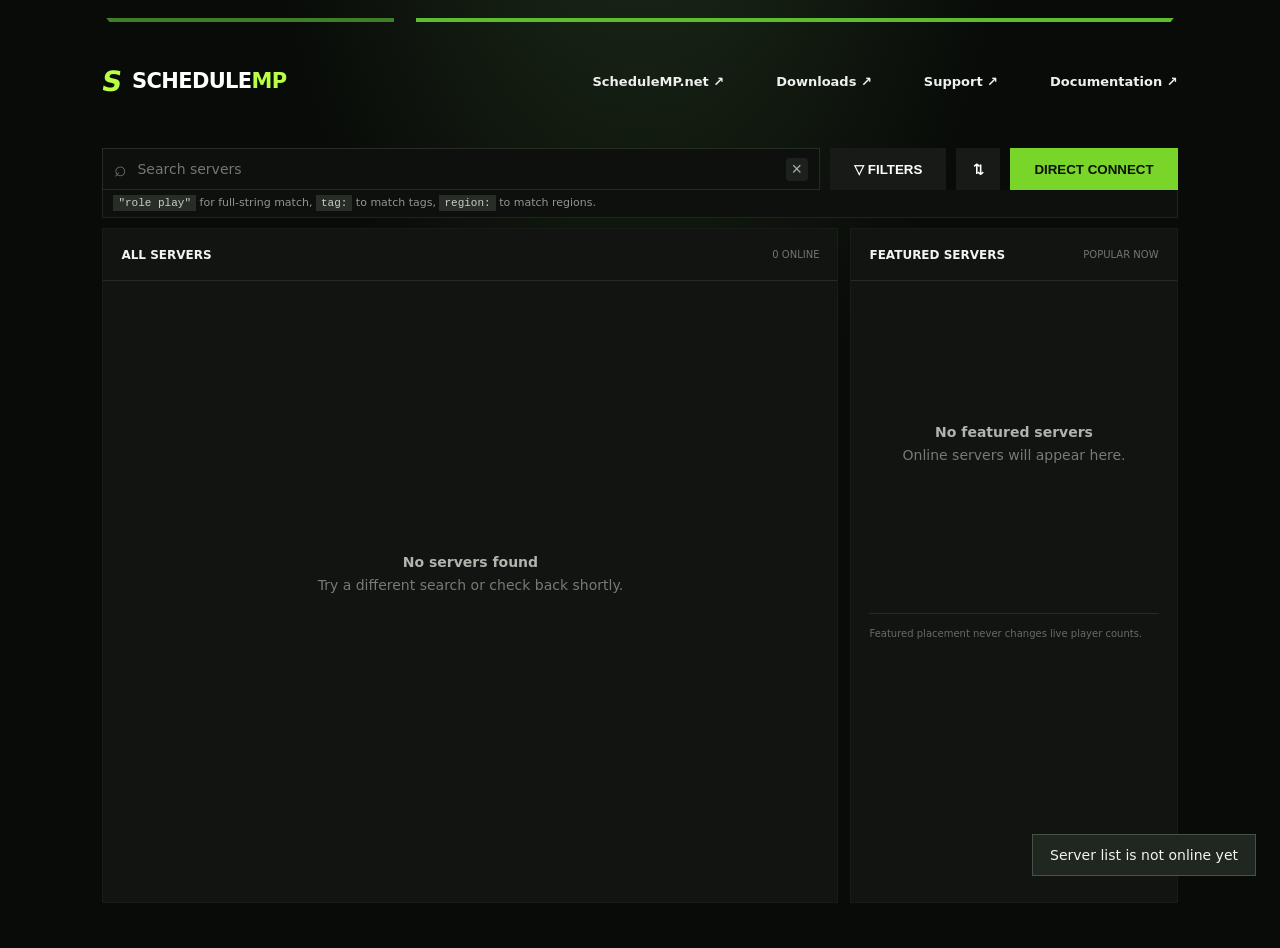
<file: index.html>
<!doctype html>
<html lang="en">
<head>
  <meta charset="utf-8">
  <meta name="viewport" content="width=device-width,initial-scale=1">
  <meta name="theme-color" content="#080b08">
  <title>Servers — ScheduleMP</title>
  <link rel="stylesheet" href="/styles.css">
</head>
<body>
  <div class="accent-line"></div>
  <header class="topbar">
    <a class="brand" href="/" aria-label="ScheduleMP servers"><span class="brand-mark">S</span><strong>SCHEDULE<span>MP</span></strong></a>
    <nav aria-label="ScheduleMP links">
      <a class="web-link" href="/">ScheduleMP.net ↗</a>
      <a class="web-link" href="/downloads">Downloads ↗</a>
      <a class="web-link" href="/support">Support ↗</a>
      <a class="web-link" href="/docs">Documentation ↗</a>
    </nav>
  </header>

  <main>
    <section class="search-row" aria-label="Server search">
      <div class="search-wrap"><span>⌕</span><input id="search" type="search" placeholder="Search servers" aria-label="Search servers"><button id="clear-search" aria-label="Clear search">×</button></div>
      <button id="filters-button" class="dark-button">▽ FILTERS</button>
      <button id="sort-button" class="dark-button square" aria-label="Change sorting">⇅</button>
      <button id="direct-button" class="green-button">DIRECT CONNECT</button>
    </section>
    <div class="query-help"><code>"role play"</code> for full-string match, <code>tag:</code> to match tags, <code>region:</code> to match regions.</div>

    <section id="filter-panel" class="filter-panel" hidden>
      <label>Region<select id="region"><option value="">All regions</option></select></label>
      <label><input id="hide-full" type="checkbox"> Hide full servers</label>
      <label><input id="hide-passworded" type="checkbox"> Hide passworded</label>
    </section>

    <div class="browser-grid">
      <section class="results-panel">
        <div class="panel-title"><strong>ALL SERVERS</strong><span id="server-count">0 ONLINE</span></div>
        <div id="server-list" class="server-list" aria-live="polite"></div>
      </section>
      <aside class="featured-panel">
        <div class="panel-title"><strong>FEATURED SERVERS</strong><span>POPULAR NOW</span></div>
        <div id="featured-list" class="featured-list"></div>
        <div class="featured-footer">Featured placement never changes live player counts.</div>
      </aside>
    </div>
  </main>

  <dialog id="direct-dialog">
    <form id="direct-form" method="dialog">
      <button class="dialog-close" value="cancel" formnovalidate aria-label="Close">×</button>
      <p class="eyebrow">DIRECT CONNECTION</p><h2>Join by address</h2>
      <p>Connect to an unlisted ScheduleMP server.</p>
      <label>Server address<input id="direct-host" required placeholder="play.example.com"></label>
      <label>Port<input id="direct-port" type="number" min="1" max="65535" value="38465" required></label>
      <label>Password<input id="direct-password" type="password" placeholder="Optional"></label>
      <button id="direct-submit" class="green-button" value="default">CONNECT</button>
    </form>
  </dialog>
  <div id="toast" role="status"></div>
  <script type="module" src="/app.js"></script>
</body>
</html>
</file>
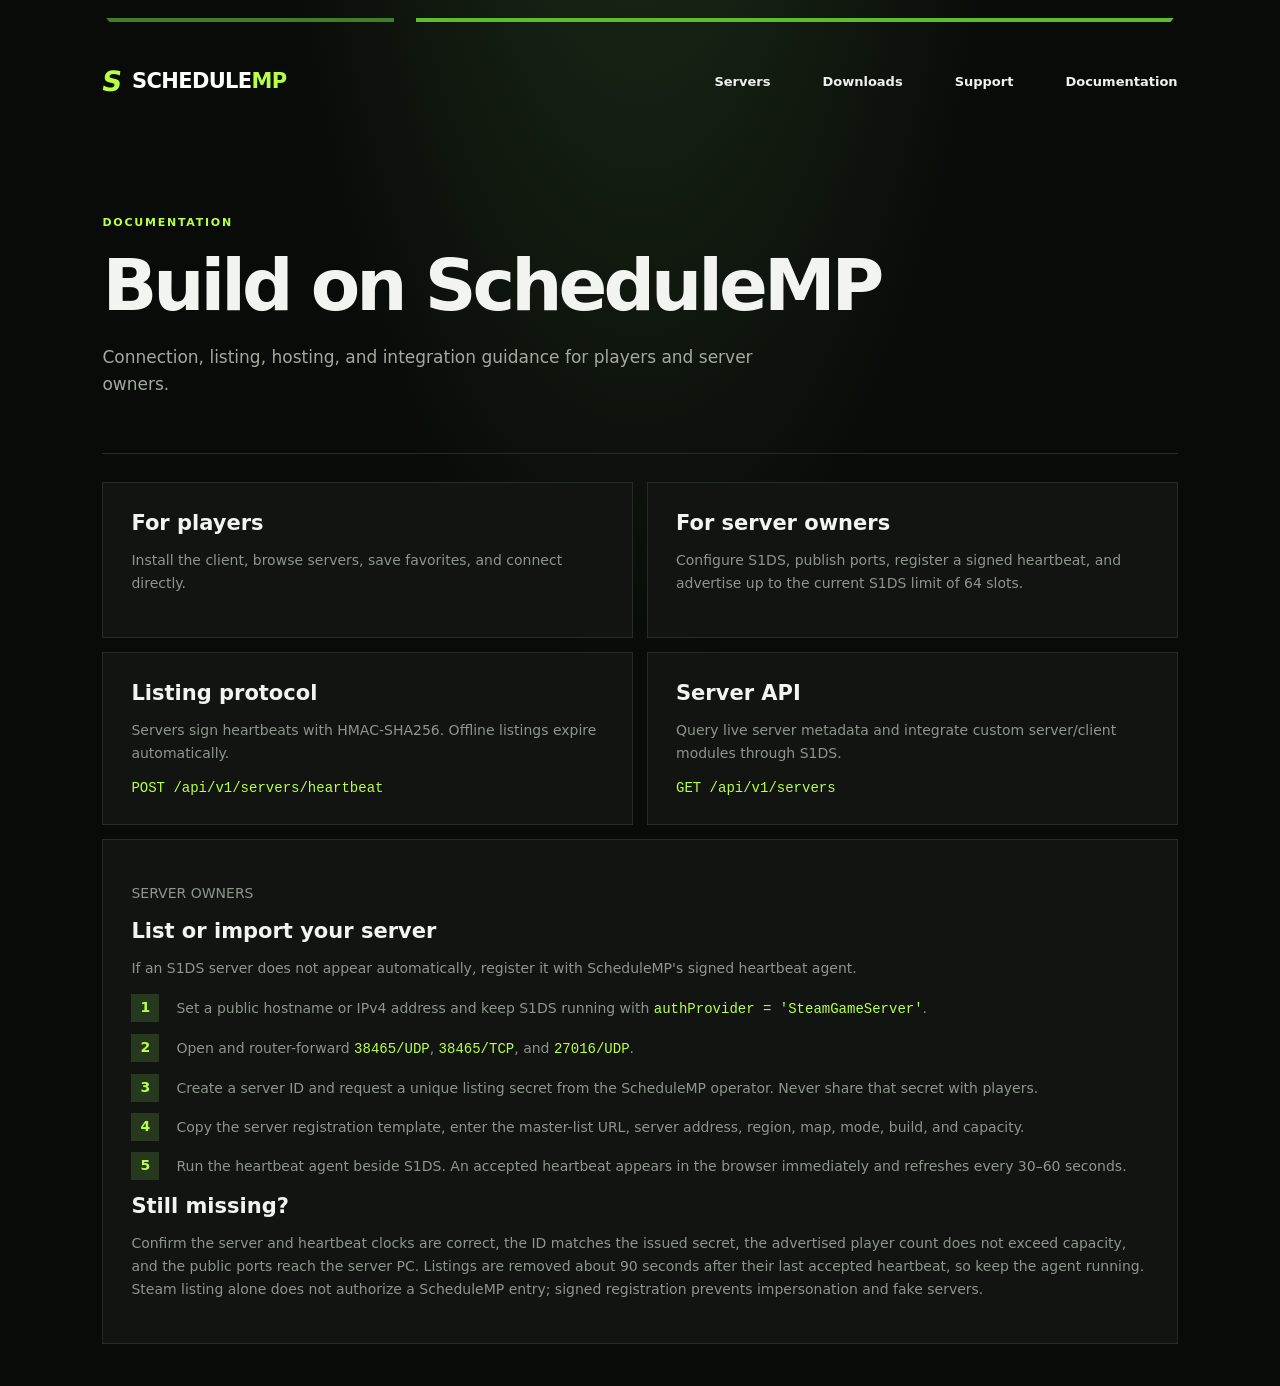
<file: docs/index.html>
<!doctype html><html lang="en"><head><meta charset="utf-8"><meta name="viewport" content="width=device-width,initial-scale=1"><title>Documentation — ScheduleMP</title><link rel="stylesheet" href="/styles.css"><link rel="stylesheet" href="/content-pages.css"></head><body><div class="accent-line"></div><header class="topbar"><a class="brand" href="/"><span class="brand-mark">S</span><strong>SCHEDULE<span>MP</span></strong></a><nav><a href="/">Servers</a><a href="/downloads">Downloads</a><a href="/support">Support</a><a href="/docs">Documentation</a></nav></header><main class="content-page"><section class="page-hero"><p class="eyebrow">DOCUMENTATION</p><h1>Build on ScheduleMP</h1><p>Connection, listing, hosting, and integration guidance for players and server owners.</p></section><section class="content-grid"><article class="content-card"><h2>For players</h2><p>Install the client, browse servers, save favorites, and connect directly.</p></article><article class="content-card"><h2>For server owners</h2><p>Configure S1DS, publish ports, register a signed heartbeat, and advertise up to the current S1DS limit of 64 slots.</p></article><article class="content-card"><h2>Listing protocol</h2><p>Servers sign heartbeats with HMAC-SHA256. Offline listings expire automatically.</p><code>POST /api/v1/servers/heartbeat</code></article><article class="content-card"><h2>Server API</h2><p>Query live server metadata and integrate custom server/client modules through S1DS.</p><code>GET /api/v1/servers</code></article><article class="content-card wide" id="list-your-server"><p class="eyebrow">SERVER OWNERS</p><h2>List or import your server</h2><p>If an S1DS server does not appear automatically, register it with ScheduleMP's signed heartbeat agent.</p><ol class="steps"><li>Set a public hostname or IPv4 address and keep S1DS running with <code>authProvider = 'SteamGameServer'</code>.</li><li>Open and router-forward <code>38465/UDP</code>, <code>38465/TCP</code>, and <code>27016/UDP</code>.</li><li>Create a server ID and request a unique listing secret from the ScheduleMP operator. Never share that secret with players.</li><li>Copy the server registration template, enter the master-list URL, server address, region, map, mode, build, and capacity.</li><li>Run the heartbeat agent beside S1DS. An accepted heartbeat appears in the browser immediately and refreshes every 30–60 seconds.</li></ol><h2>Still missing?</h2><p>Confirm the server and heartbeat clocks are correct, the ID matches the issued secret, the advertised player count does not exceed capacity, and the public ports reach the server PC. Listings are removed about 90 seconds after their last accepted heartbeat, so keep the agent running. Steam listing alone does not authorize a ScheduleMP entry; signed registration prevents impersonation and fake servers.</p></article></section></main></body></html>
</file>
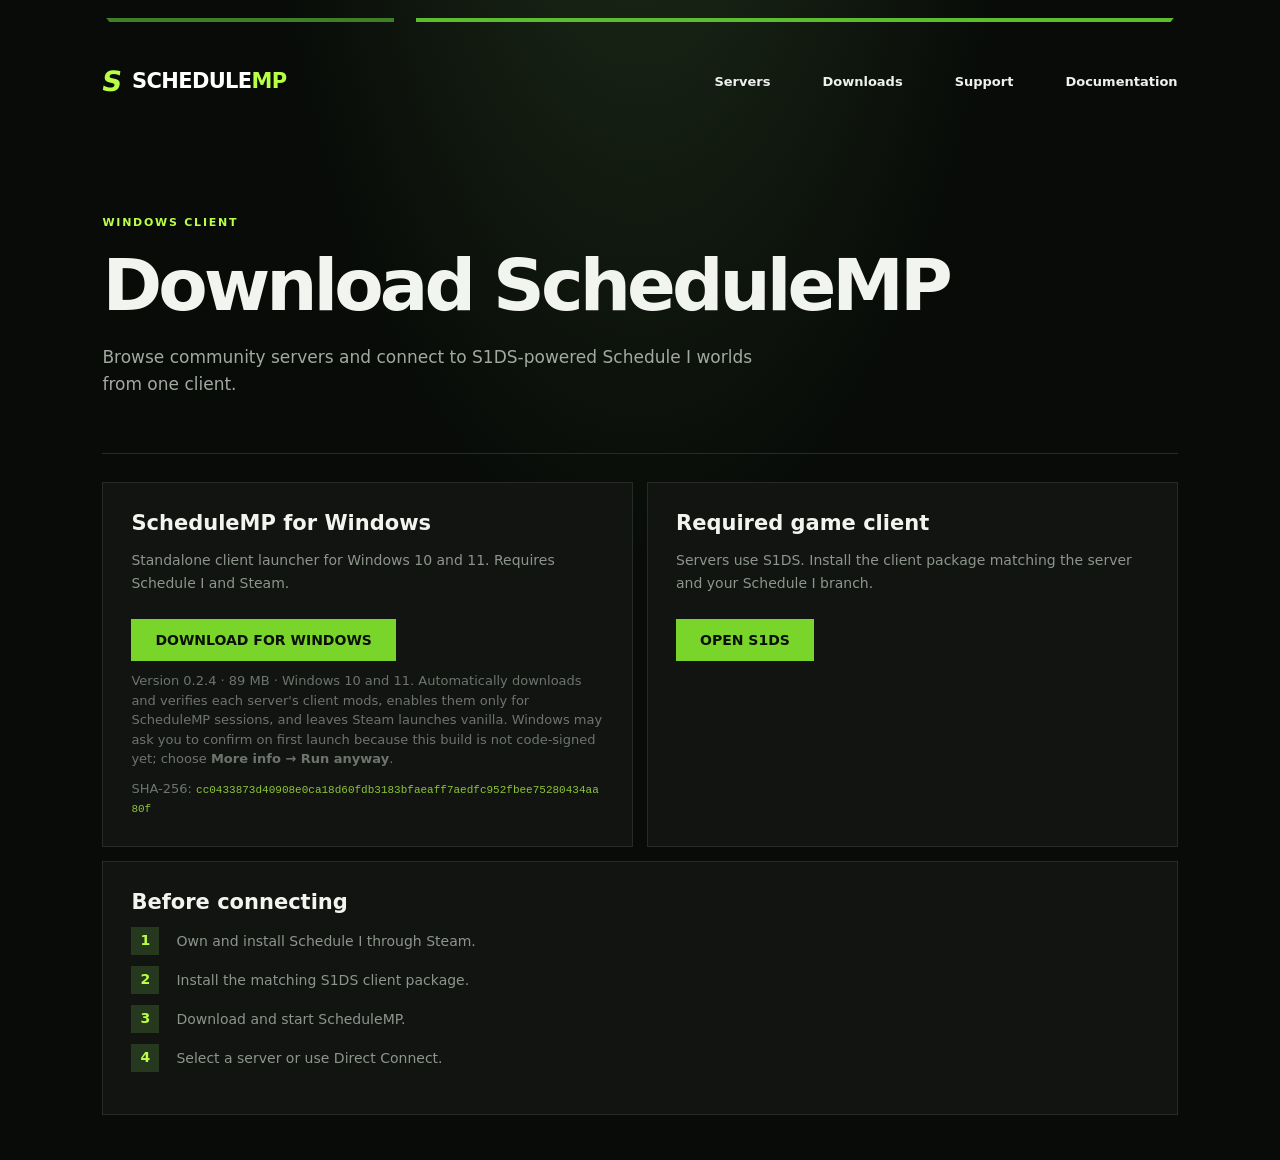
<file: downloads/index.html>
<!doctype html><html lang="en"><head><meta charset="utf-8"><meta name="viewport" content="width=device-width,initial-scale=1"><title>Downloads — ScheduleMP</title><link rel="stylesheet" href="/styles.css"><link rel="stylesheet" href="/content-pages.css"></head><body><div class="accent-line"></div><header class="topbar"><a class="brand" href="/"><span class="brand-mark">S</span><strong>SCHEDULE<span>MP</span></strong></a><nav><a href="/">Servers</a><a href="/downloads">Downloads</a><a href="/support">Support</a><a href="/docs">Documentation</a></nav></header><main class="content-page"><section class="page-hero"><p class="eyebrow">WINDOWS CLIENT</p><h1>Download ScheduleMP</h1><p>Browse community servers and connect to S1DS-powered Schedule I worlds from one client.</p></section><section class="content-grid"><article class="content-card"><h2>ScheduleMP for Windows</h2><p>Standalone client launcher for Windows 10 and 11. Requires Schedule I and Steam.</p><a class="green-button" href="/files/ScheduleMP.exe">DOWNLOAD FOR WINDOWS</a><p class="note">Version 0.2.4 &middot; 89 MB &middot; Windows 10 and 11. Automatically downloads and verifies each server's client mods, enables them only for ScheduleMP sessions, and leaves Steam launches vanilla. Windows may ask you to confirm on first launch because this build is not code-signed yet; choose <strong>More info &rarr; Run anyway</strong>.</p><p class="note">SHA-256: <code>cc0433873d40908e0ca18d60fdb3183bfaeaff7aedfc952fbee75280434aa80f</code></p></article><article class="content-card"><h2>Required game client</h2><p>Servers use S1DS. Install the client package matching the server and your Schedule I branch.</p><a class="green-button" href="https://s1servers.com/">OPEN S1DS</a></article><article class="content-card wide"><h2>Before connecting</h2><ol class="steps"><li>Own and install Schedule I through Steam.</li><li>Install the matching S1DS client package.</li><li>Download and start ScheduleMP.</li><li>Select a server or use Direct Connect.</li></ol></article></section></main></body></html>
</file>
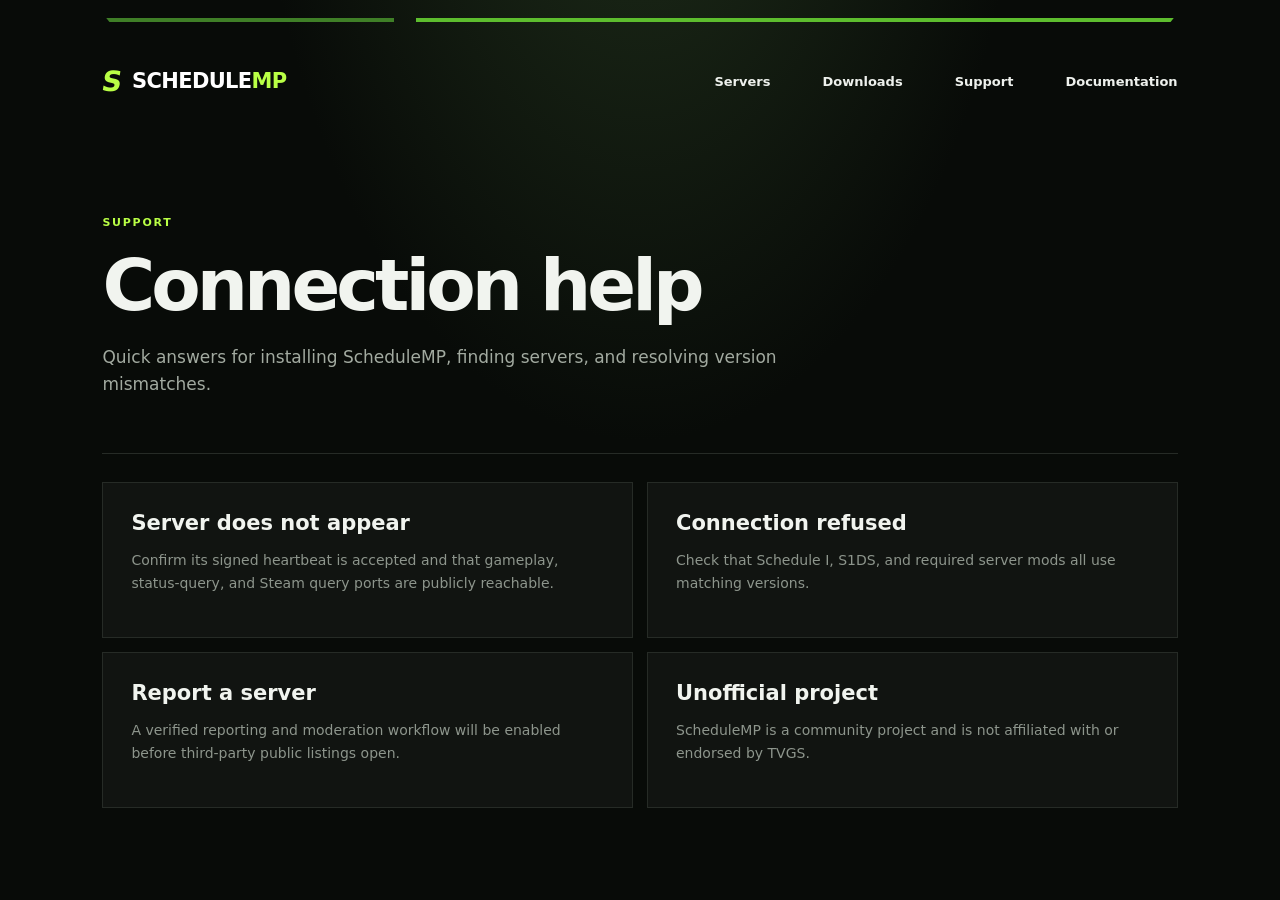
<file: support/index.html>
<!doctype html><html lang="en"><head><meta charset="utf-8"><meta name="viewport" content="width=device-width,initial-scale=1"><title>Support — ScheduleMP</title><link rel="stylesheet" href="/styles.css"><link rel="stylesheet" href="/content-pages.css"></head><body><div class="accent-line"></div><header class="topbar"><a class="brand" href="/"><span class="brand-mark">S</span><strong>SCHEDULE<span>MP</span></strong></a><nav><a href="/">Servers</a><a href="/downloads">Downloads</a><a href="/support">Support</a><a href="/docs">Documentation</a></nav></header><main class="content-page"><section class="page-hero"><p class="eyebrow">SUPPORT</p><h1>Connection help</h1><p>Quick answers for installing ScheduleMP, finding servers, and resolving version mismatches.</p></section><section class="content-grid"><article class="content-card"><h2>Server does not appear</h2><p>Confirm its signed heartbeat is accepted and that gameplay, status-query, and Steam query ports are publicly reachable.</p></article><article class="content-card"><h2>Connection refused</h2><p>Check that Schedule I, S1DS, and required server mods all use matching versions.</p></article><article class="content-card"><h2>Report a server</h2><p>A verified reporting and moderation workflow will be enabled before third-party public listings open.</p></article><article class="content-card"><h2>Unofficial project</h2><p>ScheduleMP is a community project and is not affiliated with or endorsed by TVGS.</p></article></section></main></body></html>
</file>
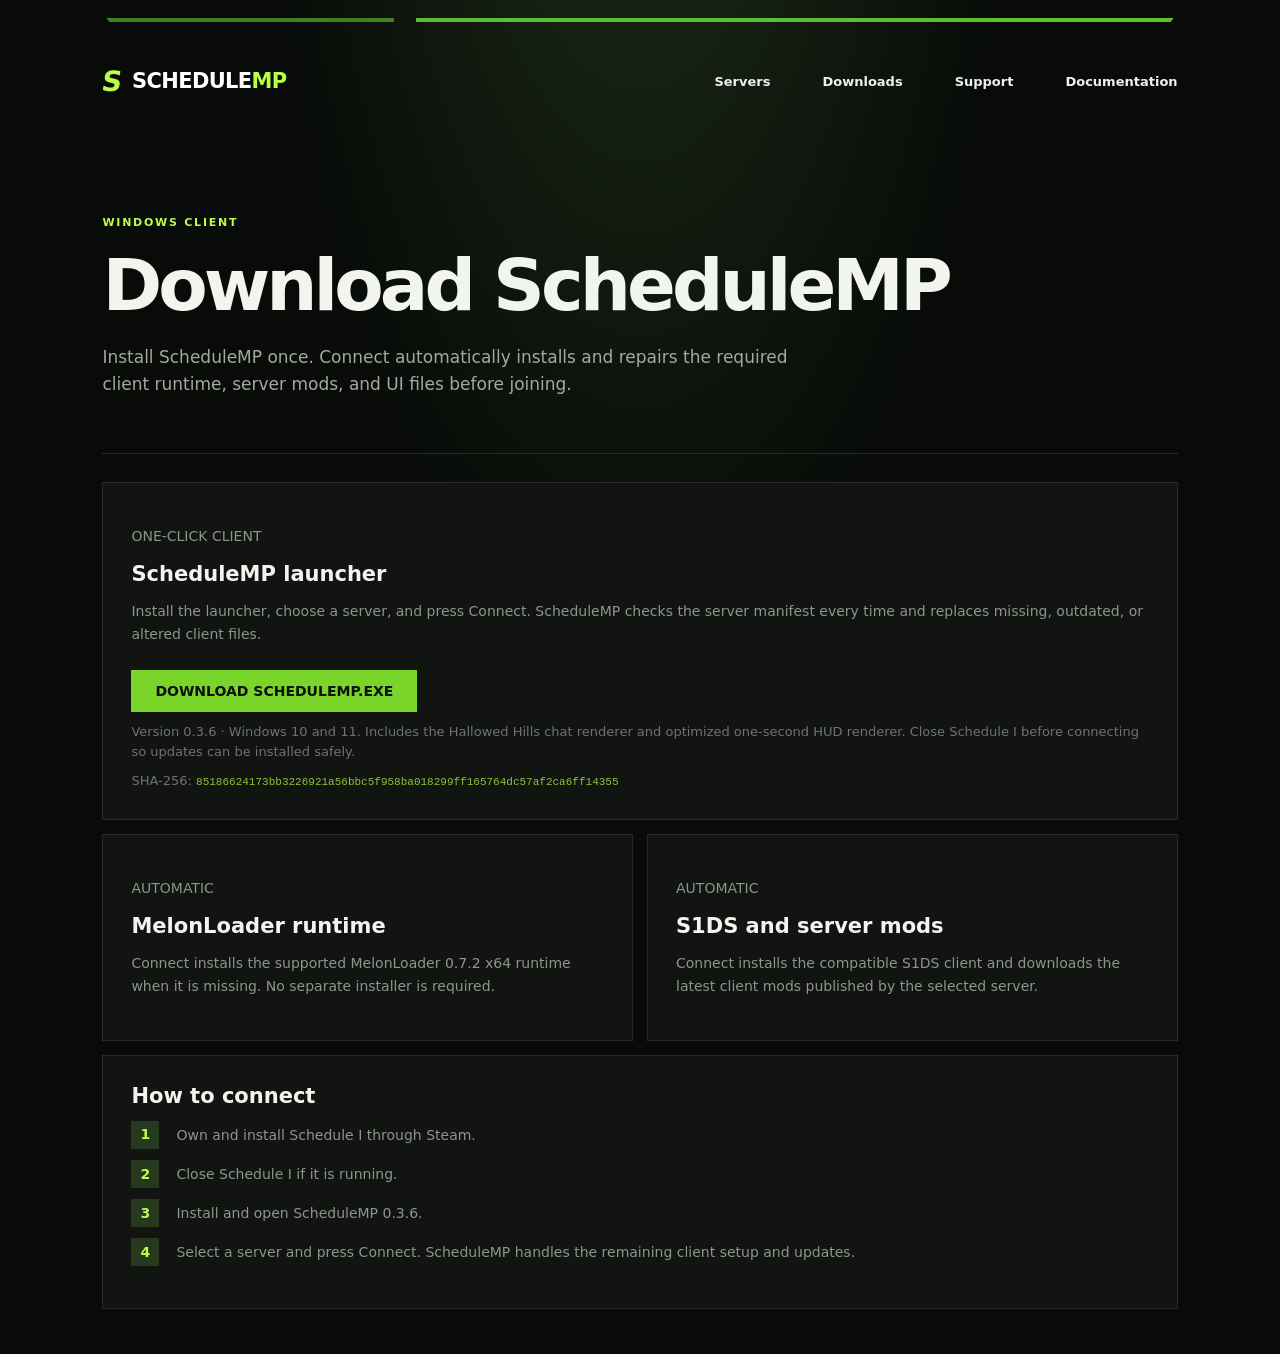
<file: downloads.html>
<!doctype html>
<html lang="en">
<head>
  <meta charset="utf-8">
  <meta name="viewport" content="width=device-width,initial-scale=1">
  <title>Downloads — ScheduleMP</title>
  <link rel="stylesheet" href="/styles.css">
  <link rel="stylesheet" href="/content-pages.css">
</head>
<body>
  <div class="accent-line"></div>
  <header class="topbar">
    <a class="brand" href="/"><span class="brand-mark">S</span><strong>SCHEDULE<span>MP</span></strong></a>
    <nav><a href="/">Servers</a><a href="/downloads">Downloads</a><a href="/support">Support</a><a href="/docs">Documentation</a></nav>
  </header>
  <main class="content-page">
    <section class="page-hero">
      <p class="eyebrow">WINDOWS CLIENT</p>
      <h1>Download ScheduleMP</h1>
      <p>Install ScheduleMP once. Connect automatically installs and repairs the required client runtime, server mods, and UI files before joining.</p>
    </section>
    <section class="content-grid">
      <article class="content-card wide">
        <p class="eyebrow">ONE-CLICK CLIENT</p>
        <h2>ScheduleMP launcher</h2>
        <p>Install the launcher, choose a server, and press Connect. ScheduleMP checks the server manifest every time and replaces missing, outdated, or altered client files.</p>
        <a class="green-button" href="/files/ScheduleMP.exe?v=0.3.6">DOWNLOAD SCHEDULEMP.EXE</a>
        <p class="note">Version 0.3.6 &middot; Windows 10 and 11. Includes the Hallowed Hills chat renderer and optimized one-second HUD renderer. Close Schedule I before connecting so updates can be installed safely.</p>
        <p class="note">SHA-256: <code>85186624173bb3226921a56bbc5f958ba018299ff165764dc57af2ca6ff14355</code></p>
      </article>
      <article class="content-card">
        <p class="eyebrow">AUTOMATIC</p>
        <h2>MelonLoader runtime</h2>
        <p>Connect installs the supported MelonLoader 0.7.2 x64 runtime when it is missing. No separate installer is required.</p>
      </article>
      <article class="content-card">
        <p class="eyebrow">AUTOMATIC</p>
        <h2>S1DS and server mods</h2>
        <p>Connect installs the compatible S1DS client and downloads the latest client mods published by the selected server.</p>
      </article>
      <article class="content-card wide">
        <h2>How to connect</h2>
        <ol class="steps">
          <li>Own and install Schedule I through Steam.</li>
          <li>Close Schedule I if it is running.</li>
          <li>Install and open ScheduleMP 0.3.6.</li>
          <li>Select a server and press Connect. ScheduleMP handles the remaining client setup and updates.</li>
        </ol>
      </article>
    </section>
  </main>
</body>
</html>
</file>
<file: styles.css>
:root{color-scheme:dark;--bg:#080b08;--surface:#111411;--surface2:#171a17;--line:#262b26;--text:#f1f4ef;--muted:#8d958c;--green:#79d52a;--lime:#b9ff45;font-family:Inter,"Segoe UI",system-ui,sans-serif}*{box-sizing:border-box}body{margin:0;min-height:100vh;color:var(--text);background:radial-gradient(ellipse at 50% -30%,#20301b 0,transparent 43%),var(--bg);font-size:14px}.accent-line{position:fixed;z-index:10;top:18px;left:8.3%;right:8.3%;height:4px;background:linear-gradient(90deg,#3f7f27 0 27%,transparent 27% 29%,#5dbd2e 29% 100%);clip-path:polygon(0 0,100% 0,99.7% 100%,.3% 100%)}.topbar{width:min(1600px,84%);height:148px;margin:auto;display:flex;align-items:center;justify-content:space-between;padding-top:14px}.brand{display:flex;align-items:center;gap:10px;color:#fff;text-decoration:none;font-size:21px;letter-spacing:-.03em}.brand strong span{color:var(--lime)}.brand-mark{font-weight:900;color:var(--lime);font-size:28px;transform:skew(-9deg)}nav{display:flex;gap:52px}nav a{color:#eef1ed;text-decoration:none;font-weight:700;font-size:13px}nav a:hover{color:var(--lime)}main{width:min(1600px,84%);margin:auto;padding-bottom:45px}.search-row{display:grid;grid-template-columns:1fr auto auto auto;gap:10px}.search-wrap{height:42px;border:1px solid var(--line);background:#0d100d;display:flex;align-items:center;padding:0 11px}.search-wrap>span{color:#697168;font-size:21px;margin-right:8px}.search-wrap input{flex:1;height:100%;border:0;outline:0;background:transparent;color:#fff;font:inherit}.search-wrap button{border:0;background:#1d211d;color:#a8afa7;border-radius:4px;font-size:18px}.dark-button,.green-button{height:42px;border:0;padding:0 24px;font-weight:800;color:#fff;background:#171a17;cursor:pointer}.dark-button:hover{background:#222622}.dark-button.square{padding:0;width:44px}.green-button{background:var(--green);color:#0b1008}.green-button:hover{background:#91eb41}.query-help{height:28px;color:#90978e;font-size:11px;padding:6px 10px;border:1px solid #202420;border-top:0;background:#0d100d}.query-help code{background:#282d28;color:#c8cfc6;padding:2px 5px}.filter-panel{margin-top:10px;padding:14px 18px;background:var(--surface2);border:1px solid var(--line);display:flex;gap:28px;align-items:end}.filter-panel[hidden]{display:none}.filter-panel label{display:grid;gap:6px;color:var(--muted);font-size:12px}.filter-panel label:not(:first-child){display:flex;align-items:center;padding-bottom:8px}.filter-panel select{background:#0d100d;color:#fff;border:1px solid #303630;padding:8px 12px;min-width:180px}.browser-grid{display:grid;grid-template-columns:minmax(0,2.25fr) minmax(320px,1fr);gap:12px;margin-top:10px;min-height:675px}.results-panel,.featured-panel{background:var(--surface);border:1px solid #181c18}.panel-title{height:52px;padding:0 18px;display:flex;align-items:center;justify-content:space-between;border-bottom:1px solid var(--line);font-size:12px}.panel-title span{color:#707870;font-size:10px}.server-list{padding:7px}.server{display:grid;grid-template-columns:48px minmax(0,1fr) 82px 92px 42px 106px;gap:13px;align-items:center;min-height:68px;padding:8px 12px;border-bottom:1px solid #242824;cursor:pointer}.server:hover{background:#1b1f1b}.server-icon{display:grid;place-items:center;width:42px;height:42px;border-radius:4px;background:linear-gradient(140deg,#99e839,#477725);color:#102008;font-size:21px;font-weight:900}.server h3{margin:0 0 5px;font-size:14px}.server p{margin:0;color:var(--muted);font-size:11px;white-space:nowrap;overflow:hidden;text-overflow:ellipsis}.server-tags{margin-top:5px;color:#7d857c;font-size:10px}.population strong{font-size:13px}.population span,.peak span{display:block;color:#757d75;font-size:10px;margin-top:3px}.favorite{border:0;background:transparent;color:#656d65;font-size:19px;cursor:pointer}.favorite.on{color:var(--lime)}.join{min-width:106px;white-space:nowrap;border:1px solid #4d5e45;background:#263120;color:#dfffbe;font-weight:800;padding:9px;cursor:pointer}.join:hover{background:var(--green);color:#0b1008}.featured-list{padding:12px 18px}.featured{display:grid;grid-template-columns:38px minmax(0,1fr) auto;gap:10px;align-items:center;padding:9px 0;cursor:pointer}.featured:hover h4{color:var(--lime)}.featured .server-icon{width:32px;height:32px;font-size:16px}.featured h4{margin:0 0 4px;font-size:12px}.featured p{margin:0;white-space:nowrap;overflow:hidden;text-overflow:ellipsis;color:#858d84;font-size:10px}.featured-count{text-align:right;color:#c3c9c1;font-size:12px}.featured-count small{display:block;color:#747c73;margin-top:3px}.featured-footer{margin:8px 18px;padding-top:14px;border-top:1px solid var(--line);color:#656d65;font-size:10px}.empty{display:grid;place-items:center;min-height:570px;color:#747c73;text-align:center}.empty strong{display:block;color:#aeb5ac;margin-bottom:7px}dialog{width:min(570px,calc(100% - 30px));border:1px solid #353d34;background:#151915;color:#fff;padding:0;box-shadow:0 25px 100px #000}dialog::backdrop{background:#000b;backdrop-filter:blur(3px)}dialog form{padding:32px;display:grid;grid-template-columns:1fr 130px;gap:15px}dialog h2{font-size:28px;margin:0}dialog p{grid-column:1/-1;margin:0;color:var(--muted)}dialog .eyebrow{color:var(--lime);font-size:10px;letter-spacing:.16em;font-weight:900}.dialog-close{position:absolute;right:15px;top:12px;border:0;background:none;color:#aaa;font-size:25px}dialog label{color:#a8afa7;font-size:11px}dialog input{display:block;width:100%;margin-top:7px;padding:12px;background:#0b0e0b;color:#fff;border:1px solid #343a34}dialog label:nth-of-type(3),dialog .green-button{grid-column:1/-1}#toast{position:fixed;right:24px;bottom:24px;padding:12px 17px;background:#202620;border:1px solid #455244;opacity:0;transform:translateY(10px);transition:.2s;pointer-events:none}#toast.show{opacity:1;transform:none}@media(max-width:1000px){.topbar,main{width:94%}nav{gap:18px}.browser-grid{grid-template-columns:1fr}.featured-panel{display:none}.server{grid-template-columns:42px minmax(0,1fr) 75px 42px 106px}.peak{display:none}}@media(max-width:700px){.topbar{height:auto;padding:48px 0 24px}.topbar nav{display:none}.search-row{grid-template-columns:1fr auto}.search-wrap{grid-column:1/-1}.dark-button.square{display:none}.browser-grid{min-height:500px}.server{grid-template-columns:38px 1fr 68px}.server .join{grid-column:2/-1}.server-tags{display:none}.empty{min-height:400px}.query-help{height:auto}.filter-panel{flex-direction:column;align-items:start}}
</file>
<file: content-pages.css>
.content-page{max-width:1100px}.page-hero{padding:55px 0 38px;border-bottom:1px solid var(--line)}.page-hero .eyebrow{color:var(--lime);font-size:11px;font-weight:900;letter-spacing:.16em}.page-hero h1{font-size:clamp(38px,7vw,72px);letter-spacing:-.055em;margin:8px 0 15px}.page-hero p{max-width:690px;color:#a2aaa0;font-size:17px;line-height:1.6}.content-grid{display:grid;grid-template-columns:repeat(2,1fr);gap:14px;margin-top:28px}.content-card{background:var(--surface);border:1px solid var(--line);padding:28px}.content-card h2{margin:0 0 10px;font-size:21px}.content-card p,.content-card li{color:var(--muted);line-height:1.65}.content-card .green-button{display:inline-flex;align-items:center;text-decoration:none;margin-top:10px}.content-card code{color:var(--lime)}.wide{grid-column:1/-1}.steps{counter-reset:step;list-style:none;padding:0}.steps li{counter-increment:step;margin:16px 0;padding-left:45px;position:relative}.steps li:before{content:counter(step);position:absolute;left:0;top:-3px;width:28px;height:28px;display:grid;place-items:center;background:#26391e;color:var(--lime);font-weight:900}@media(max-width:700px){.content-grid{grid-template-columns:1fr}.wide{grid-column:auto}}

/* Download metadata under the button: version, size, SmartScreen note, checksum. */
.content-card .note {
  margin: 10px 0 0;
  font-size: 13px;
  line-height: 1.5;
  opacity: 0.75;
}
.content-card .note code {
  font-family: ui-monospace, SFMono-Regular, Menlo, Consolas, monospace;
  font-size: 11px;
  word-break: break-all;
}
</file>
